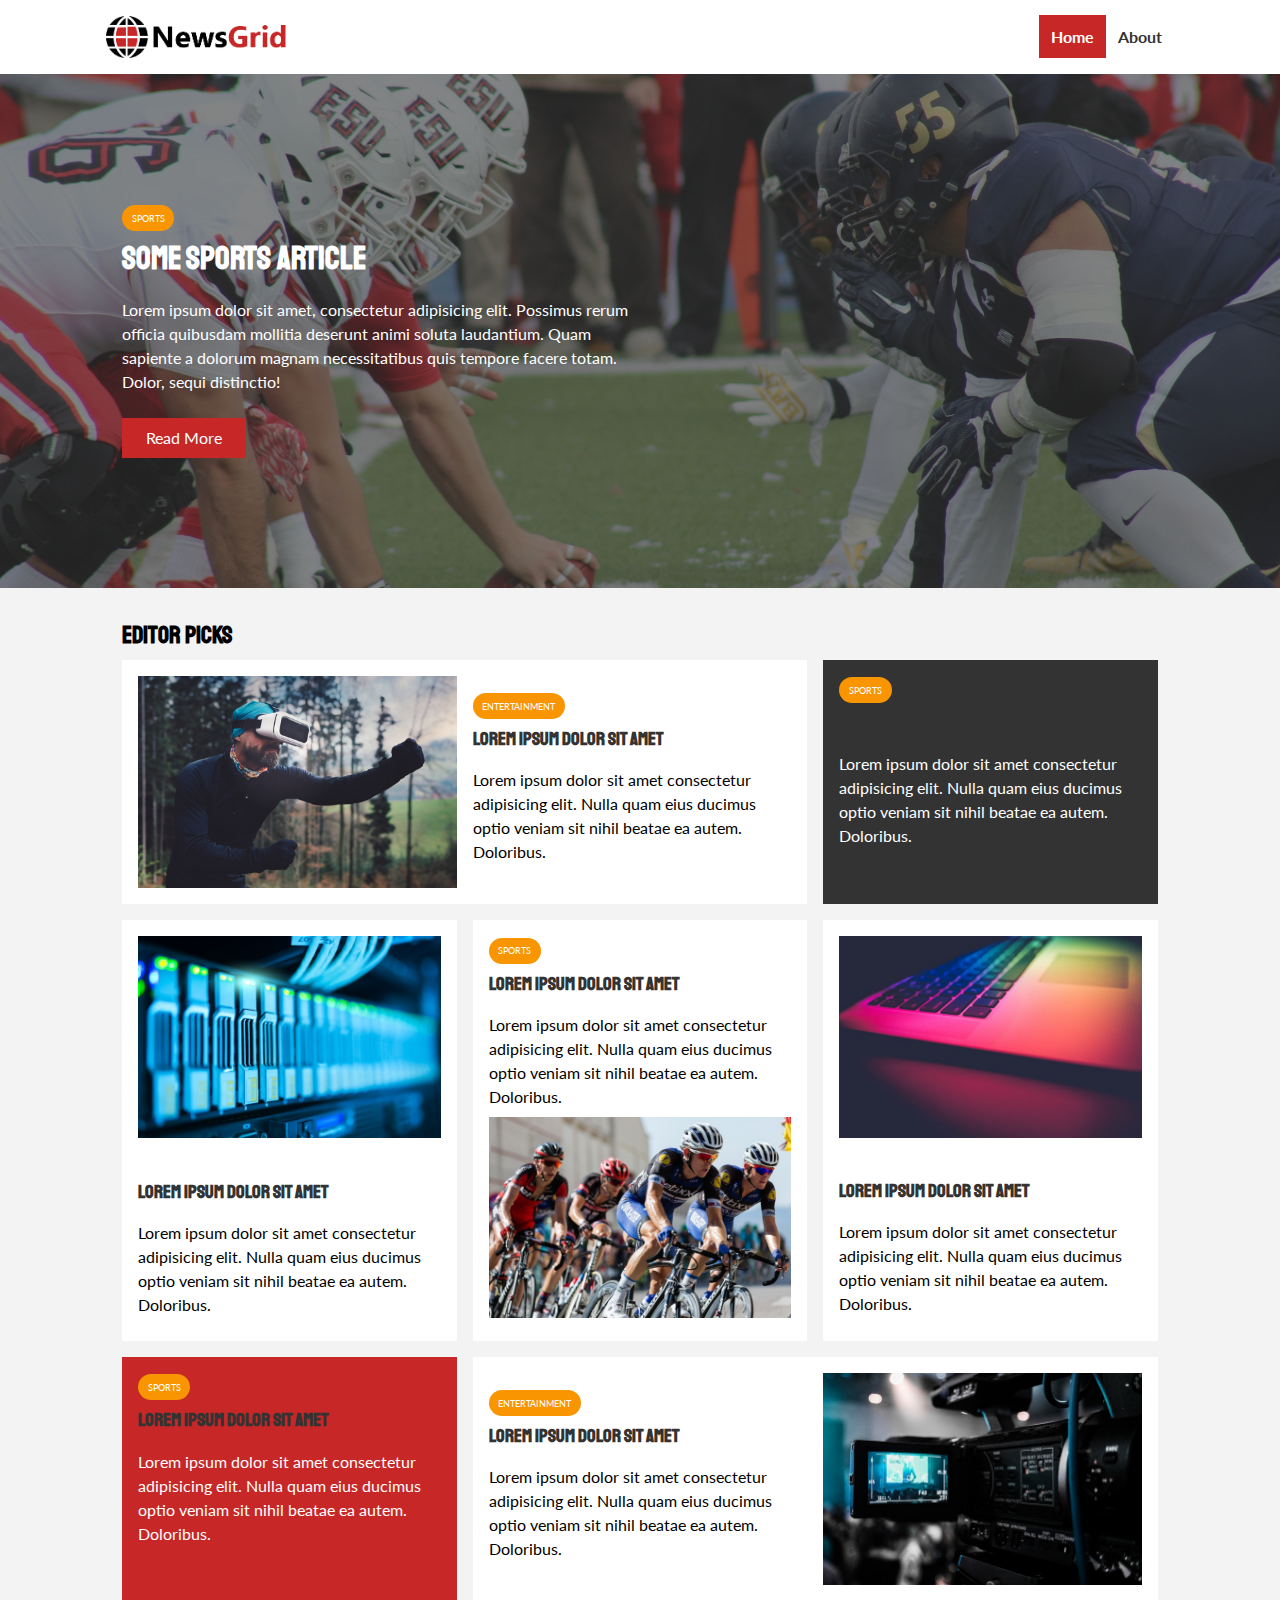
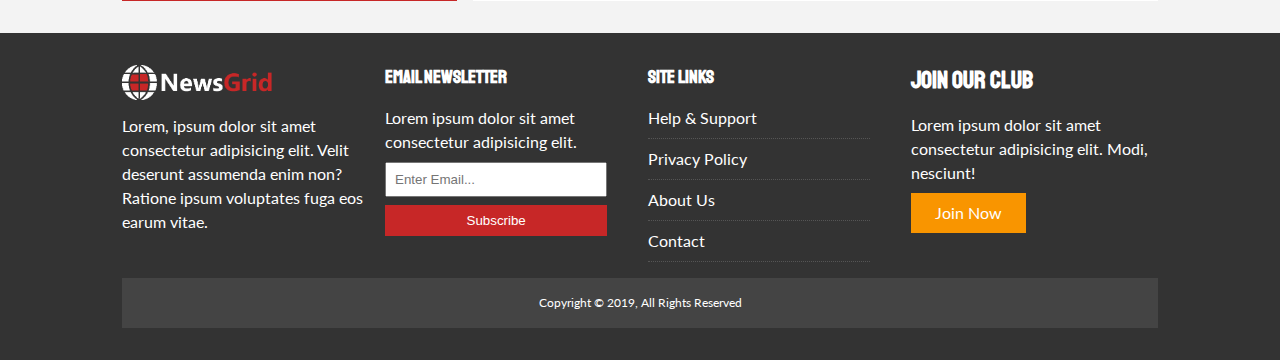
<file: index.html>
<!DOCTYPE html>
<html lang="en">
<head>
  <meta charset="UTF-8">
  <meta name="viewport" content="width=device-width, initial-scale=1.0">
  <meta http-equiv="X-UA-Compatible" content="ie=edge">
  <link rel="stylesheet" href="https://use.fontawesome.com/releases/v5.6.3/css/all.css" integrity="sha384-UHRtZLI+pbxtHCWp1t77Bi1L4ZtiqrqD80Kn4Z8NTSRyMA2Fd33n5dQ8lWUE00s/" crossorigin="anonymous">
  <link href="https://fonts.googleapis.com/css?family=Lato|Staatliches" rel="stylesheet">
  <link rel="stylesheet" href="css/style.css">
  <link rel="stylesheet" media="screen and (max-width: 768px)" href="css/mobile.css">
  <link rel="shortcut icon" type="image/x-icon" href="favicon.ico">
  <title>NewsGrid | Latest News</title>
</head>
<body>
  <nav id="main-nav">
    <div class="container">
      <img src="./image_resources/logo.png" alt="NewsGrid" class="logo">
      <div class="social">
        <a href="http://facebook.com" target="_blank"><i class="fab fa-facebook fa-2x"></i></a>
        <a href="http://twitter.com" target="_blank"><i class="fab fa-twitter fa-2x"></i></a>
        <a href="http://instagram.com" target="_blank"><i class="fab fa-instagram fa-2x"></i></a>
        <a href="http://youtube.com" target="_blank"><i class="fab fa-youtube fa-2x"></i></a>
      </div>
      <ul>
        <li><a class="current" href="index.html">Home</a></li>
        <li><a href="about.html">About</a></li>
      </ul>
    </div>
  </nav>

  <!-- Showcase -->
  <header id="showcase">
    <div class="container">
      <div class="showcase-container">
        <div class="showcase-content">
          <div class="category category-sports">Sports</div>
          <h1>Some Sports Article</h1>
          <p>Lorem ipsum dolor sit amet, consectetur adipisicing elit. Possimus rerum officia quibusdam mollitia deserunt animi soluta laudantium. Quam sapiente a dolorum magnam necessitatibus quis tempore facere totam. Dolor, sequi distinctio!</p>
          <a href="article.html" class="btn btn-primary">Read More</a>
        </div>
      </div>
    </div>
  </header>

  <!-- Home Articles -->
  <section id="home-articles" class="py-2">
    <div class="container">
        <h2>Editor Picks</h2>
        <div class="articles-container">
          <article class="card">
            <img src="./image_resources/articles/ent1.jpg" alt="">
            <div>
              <div class="category category-ent">Entertainment</div>
              <h3>
                <a href="article.html">Lorem ipsum dolor sit amet</a>
              </h3>
              <p>Lorem ipsum dolor sit amet consectetur adipisicing elit. Nulla quam eius ducimus optio veniam sit nihil beatae ea autem. Doloribus.</p>
            </div>
          </article>
          <article class="card bg-dark">
            <div class="category category-sports">Sports</div>
            <h3>
              <a href="article.html">Lorem ipsum dolor sit amet</a>
            </h3>
            <p>Lorem ipsum dolor sit amet consectetur adipisicing elit. Nulla quam eius ducimus optio veniam sit nihil beatae ea autem. Doloribus.</p>
          </article>
          <article class="card">
            <img src="./image_resources/articles/tech1.jpg" alt="">
            <div class="category category-tech">Technology</div>
            <h3>
              <a href="article.html">Lorem ipsum dolor sit amet</a>
            </h3>
            <p>Lorem ipsum dolor sit amet consectetur adipisicing elit. Nulla quam eius ducimus optio veniam sit nihil beatae ea autem. Doloribus.</p>
          </article>
          <article class="card">
            <div class="category category-sports">Sports</div>
            <h3>
              <a href="article.html">Lorem ipsum dolor sit amet</a>
            </h3>
            <p>Lorem ipsum dolor sit amet consectetur adipisicing elit. Nulla quam eius ducimus optio veniam sit nihil beatae ea autem. Doloribus.</p>
            <img src="./image_resources/articles/sports1.jpg" alt="">
          </article>
          <article class="card">
            <img src="./image_resources/articles/tech2.jpg" alt="">
            <div class="category category-tech">Technology</div>
            <h3>
              <a href="article.html">Lorem ipsum dolor sit amet</a>
            </h3>
            <p>Lorem ipsum dolor sit amet consectetur adipisicing elit. Nulla quam eius ducimus optio veniam sit nihil beatae ea autem. Doloribus.</p>
          </article>
          <article class="card bg-primary">
            <div class="category category-sports">Sports</div>
            <h3>
              <a href="article.html">Lorem ipsum dolor sit amet</a>
            </h3>
            <p>Lorem ipsum dolor sit amet consectetur adipisicing elit. Nulla quam eius ducimus optio veniam sit nihil beatae ea autem. Doloribus.</p>
          </article>
          <article class="card">
            <div>
              <div class="category category-ent">Entertainment</div>
              <h3>
                <a href="article.html">Lorem ipsum dolor sit amet</a>
              </h3>
              <p>Lorem ipsum dolor sit amet consectetur adipisicing elit. Nulla quam eius ducimus optio veniam sit nihil beatae ea autem. Doloribus.</p>
            </div>
            <img src="./image_resources/articles/ent2.jpg" alt="">
          </article>
        </div>
    </div>
  </section>

  <!-- Footer -->
  <footer id="main-footer" class="py-2">
    <div class="container footer-container">
      <div>
        <img src="./image_resources/logo_light.png" alt="NewsGrid">
        <p>Lorem, ipsum dolor sit amet consectetur adipisicing elit. Velit deserunt assumenda enim non? Ratione ipsum voluptates fuga eos earum vitae.</p>
      </div>
      <div>
        <h3>Email Newsletter</h3>
        <p>Lorem ipsum dolor sit amet consectetur adipisicing elit.</p>
        <form name="contact" method="POST" data-netlify="true">
          <input type="email" name="email" placeholder="Enter Email...">
          <input type="submit" value="Subscribe" class="btn btn-primary">
        </form>
      </div>
      <div>
        <h3>Site Links</h3>
        <ul class="list">
          <li><a href="#">Help & Support</a></li>
          <li><a href="#">Privacy Policy</a></li>
          <li><a href="#">About Us</a></li>
          <li><a href="#">Contact</a></li>
        </ul>
      </div>
      <div>
        <h2>Join Our Club</h2>
        <p>Lorem ipsum dolor sit amet consectetur adipisicing elit. Modi, nesciunt!</p>
        <a href="#" class="btn btn-secondary">Join Now</a>
      </div>
      <div>
        <p>
          Copyright &copy; 2019, All Rights Reserved
        </p>
      </div>
    </div>
  </footer>

</body>
</html>
</file>
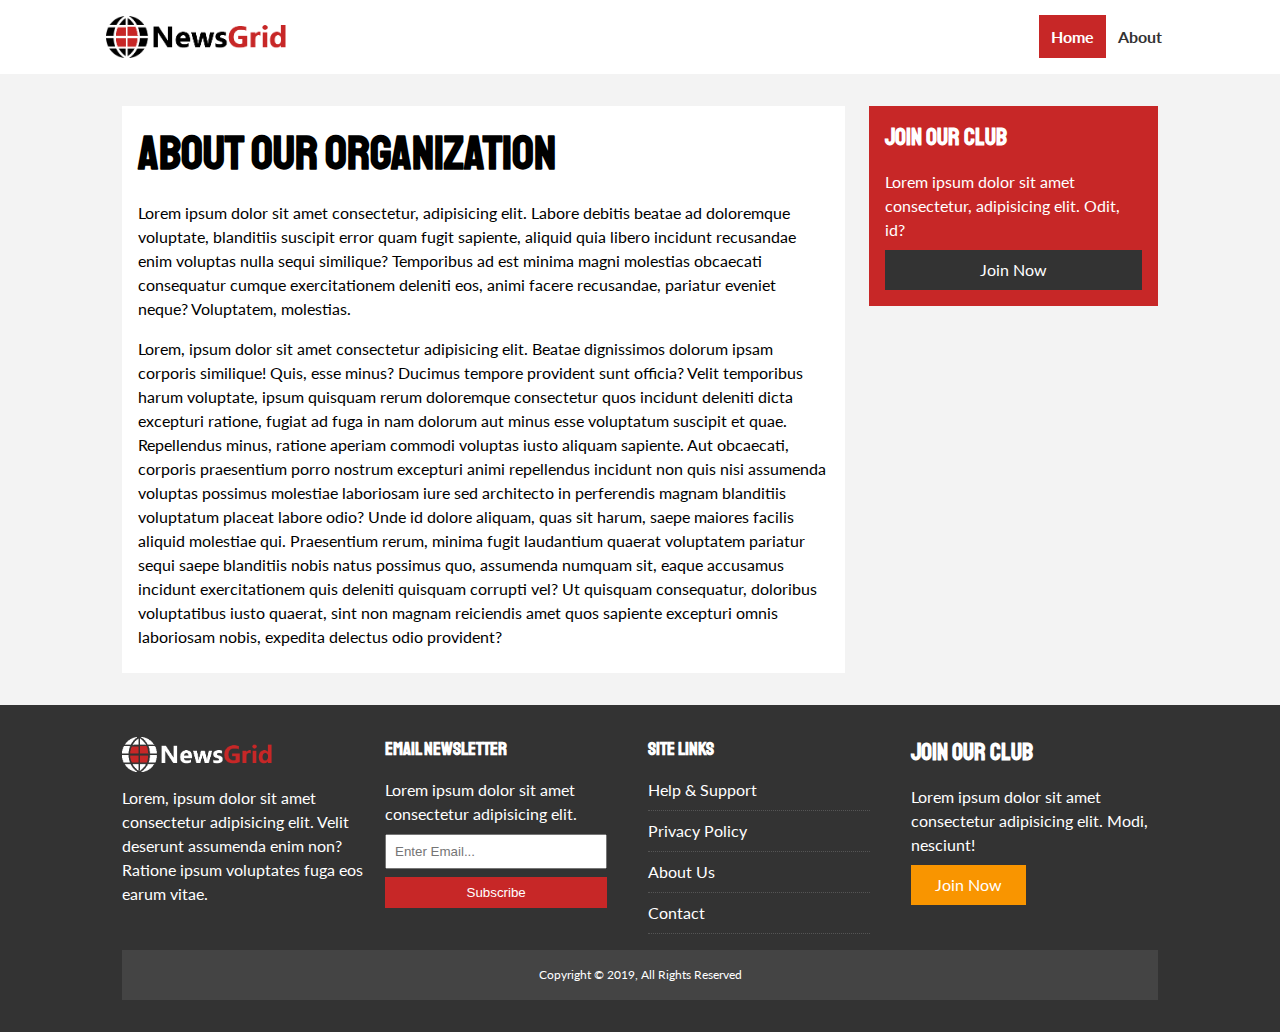
<file: about.html>
<!DOCTYPE html>
<html lang="en">
<head>
  <meta charset="UTF-8">
  <meta name="viewport" content="width=device-width, initial-scale=1.0">
  <meta http-equiv="X-UA-Compatible" content="ie=edge">
  <link rel="stylesheet" href="https://use.fontawesome.com/releases/v5.6.3/css/all.css" integrity="sha384-UHRtZLI+pbxtHCWp1t77Bi1L4ZtiqrqD80Kn4Z8NTSRyMA2Fd33n5dQ8lWUE00s/" crossorigin="anonymous">
  <link href="https://fonts.googleapis.com/css?family=Lato|Staatliches" rel="stylesheet">
  <link rel="stylesheet" href="css/style.css">
  <link rel="stylesheet" media="screen and (max-width: 768px)" href="css/mobile.css">
  <link rel="shortcut icon" type="image/x-icon" href="favicon.ico">
  <title>NewsGrid | Latest News</title>
</head>
<body>
  <nav id="main-nav">
    <div class="container">
      <img src="./image_resources/logo.png" alt="NewsGrid" class="logo">
      <div class="social">
        <a href="http://facebook.com" target="_blank"><i class="fab fa-facebook fa-2x"></i></a>
        <a href="http://twitter.com" target="_blank"><i class="fab fa-twitter fa-2x"></i></a>
        <a href="http://instagram.com" target="_blank"><i class="fab fa-instagram fa-2x"></i></a>
        <a href="http://youtube.com" target="_blank"><i class="fab fa-youtube fa-2x"></i></a>
      </div>
      <ul>
        <li><a class="current" href="index.html">Home</a></li>
        <li><a href="about.html">About</a></li>
      </ul>
    </div>
  </nav>
  
  <section id="about">
    <div class="container">
      <div class="page-container">
        <article class="card">
          <h1 class="l-heading">About Our Organization</h1>
          <p>Lorem ipsum dolor sit amet consectetur, adipisicing elit. Labore debitis beatae ad doloremque voluptate, blanditiis suscipit error quam fugit sapiente, aliquid quia libero incidunt recusandae enim voluptas nulla sequi similique? Temporibus ad est minima magni molestias obcaecati consequatur cumque exercitationem deleniti eos, animi facere recusandae, pariatur eveniet neque? Voluptatem, molestias.</p>
          <p>Lorem, ipsum dolor sit amet consectetur adipisicing elit. Beatae dignissimos dolorum ipsam corporis similique! Quis, esse minus? Ducimus tempore provident sunt officia? Velit temporibus harum voluptate, ipsum quisquam rerum doloremque consectetur quos incidunt deleniti dicta excepturi ratione, fugiat ad fuga in nam dolorum aut minus esse voluptatum suscipit et quae. Repellendus minus, ratione aperiam commodi voluptas iusto aliquam sapiente. Aut obcaecati, corporis praesentium porro nostrum excepturi animi repellendus incidunt non quis nisi assumenda voluptas possimus molestiae laboriosam iure sed architecto in perferendis magnam blanditiis voluptatum placeat labore odio? Unde id dolore aliquam, quas sit harum, saepe maiores facilis aliquid molestiae qui. Praesentium rerum, minima fugit laudantium quaerat voluptatem pariatur sequi saepe blanditiis nobis natus possimus quo, assumenda numquam sit, eaque accusamus incidunt exercitationem quis deleniti quisquam corrupti vel? Ut quisquam consequatur, doloribus voluptatibus iusto quaerat, sint non magnam reiciendis amet quos sapiente excepturi omnis laboriosam nobis, expedita delectus odio provident?</p>
        </article>
        <aside class="card bg-primary">
          <h2>Join Our Club</h2>
          <p>Lorem ipsum dolor sit amet consectetur, adipisicing elit. Odit, id?</p>
          <a href="#" class="btn btn-dark btn-block">Join Now</a>
        </aside>
      </div>
    </div>
  </section>


  <!-- Footer -->
  <footer id="main-footer" class="py-2">
    <div class="container footer-container">
      <div>
        <img src="./image_resources/logo_light.png" alt="NewsGrid">
        <p>Lorem, ipsum dolor sit amet consectetur adipisicing elit. Velit deserunt assumenda enim non? Ratione ipsum voluptates fuga eos earum vitae.</p>
      </div>
      <div>
        <h3>Email Newsletter</h3>
        <p>Lorem ipsum dolor sit amet consectetur adipisicing elit.</p>
        <form name="contact" method="POST" data-netlify="true">
          <input type="email" name="email" placeholder="Enter Email...">
          <input type="submit" value="Subscribe" class="btn btn-primary">
        </form>
      </div>
      <div>
        <h3>Site Links</h3>
        <ul class="list">
          <li><a href="#">Help & Support</a></li>
          <li><a href="#">Privacy Policy</a></li>
          <li><a href="#">About Us</a></li>
          <li><a href="#">Contact</a></li>
        </ul>
      </div>
      <div>
        <h2>Join Our Club</h2>
        <p>Lorem ipsum dolor sit amet consectetur adipisicing elit. Modi, nesciunt!</p>
        <a href="#" class="btn btn-secondary">Join Now</a>
      </div>
      <div>
        <p>
          Copyright &copy; 2019, All Rights Reserved
        </p>
      </div>
    </div>
  </footer>

</body>
</html>
</file>
<file: css/style.css>
:root{
    --primary-color:#c72727;
    --secondary-color : #f99500;
    --light-color: #f3f3f3;
    --dark-color:#333;
    --max-width :1100px;
}
.category{
    --sports-color:#f99500;
    --ent-color:#a66bbe;
    --tech-color:#009cff;
}
*{
    margin:0;
    padding:0;
    box-sizing: border-box;
}
body{
    font-family: 'Lato', sans-serif;
    line-height: 1.5;
    background: var(--light-color);
}
a{
    color:#333;
    text-decoration: none;
}
ul{
    list-style: none;
}
p{
    padding:.5rem 0;
}
img{
    width:100%;
}
h1,h2,h3,h4,h5,h6{
    font-family: 'Staatliches',cursive;
    margin-bottom: .55rem;
    line-height: 1.3;
}
/* Utility Class */

.container{
    max-width: var(--max-width);
    margin:auto;
    padding: 0 2rem;
    overflow:hidden;
}
.category{
    display: inline-block;
    color:white;
    font-size: .55rem;
    text-transform: uppercase;
    padding :0.4rem 0.6rem;
    border-radius: 15px;
    margin-bottom: 0.5rem;
}
.category-sports{
    background: var(--sports-color);
}
.category-ent{
    background: var(--sports-color);
}
.category-sports{
    background: var(--sports-color);
}
.btn{
    display: inline-block;
    border:none;
    background: var(--dark-color);
    color:#fff;
    padding:0.5rem 1.5rem;
}
.btn-light{
    background: var(--light-color);
}
.btn-primary{
    background: var(--primary-color);
}
.btn-secondary{
    background: var(--secondary-color);
}
.btn:hover{
    opacity: 0.7;
}
.card{
   background: #fff;
   padding: 1rem; 
}
.btn-block{
    display: block;
    width:100%;
    text-align:center;
}
.bg-dark{
    background: var(--dark-color);
    color:#fff;
}
.bg-primary{
    background: var(--primary-color);
    color:#fff;
}
.bg-secondary{
    background: var(--secondary-color);
    color:#fff;
}
.l-heading{
    font-size:3rem;
}
.page-container{
    display:grid;
    grid-template-columns: 5fr 2fr;
    margin : 2rem 0;
    grid-gap:1.5rem;
}
.page-container > *:first-child{
    grid-row : 1 / span 3 ;
}
.py-1{padding :1.5rem 0;}
.py-2{padding :2rem 0;}
.py-3{padding :3rem 0;}
.p-1{padding :1.5rem ;}
.p-2{padding :2rem ;}
.p-3{padding :3rem ;}
.list li{
    padding:.5rem 0;
    border-bottom: #555 dotted 1px;
    width:90%;
}
.list li a:hover{
    color : var(--primary-color);
}
#main-nav{
    background: #fff;
    position:sticky;
    z-index:2;
}
#main-nav .container{
    display: grid;
    grid-template-columns: 6fr 3fr 2fr;
    padding:1rem;
    align-items: center;
}
#main-nav .logo{
    width:180px;
}
#main-nav ul{
    justify-self: end;
    display:flex;
}
#main-nav ul li a{
    padding:0.75rem;
    font-weight:bold;
}
#main-nav ul li a.current{
    background: var(--primary-color);
    color:white;
}
#main-nav ul li a:hover{
    background: var(--light-color);
    color: var(--dark-color);
}
#main-nav .social{
    justify-self: center;
}
#main-nav .social i{
    color:#777;
    margin-right: .5rem;
}
#showcase{
    color:#fff;
    background: #333;
    padding:2rem;
    position: relative;
}
#showcase:before{
    content:'';
    background: url('../image_resources/featured.jpg') no-repeat center center/cover;
    position:absolute;
    top:0;
    left:0;
    opacity: 0.4;
    width: 100%;
    height :100%
}
#showcase .showcase-container{
    display:grid;
    grid-template-columns: repeat(2,1fr);
    justify-content: center;
    align-items: center;
    height: 50vh;
}
#showcase .showcase-content{
    z-index: 1;
}
#showcase .showcase-content p{
    margin-bottom: 1rem;
}
#home-articles .articles-container{
    display:grid;
    grid-template-columns: repeat(3, 1fr);
    grid-gap:1rem;
}
#home-articles .articles-container > *:first-child,#home-articles .articles-container > *:last-child{
    display:grid;
    grid-template-columns: repeat(2,1fr);
    grid-gap: 1rem;
    align-items: center;
    grid-column: 1 / span 2;
}
#home-articles .articles-container > *:last-child{
    grid-column: 2 / span 2;
}
#main-footer{
    background: var(--dark-color);
    color:#fff;
}
#main-footer img{
    width:150px;   
}
#main-footer a{
    color:#fff;
}
#main-footer .footer-container{
    display:grid;
    grid-template-columns: repeat(4,1fr);
    grid-gap: 1rem;
}
#main-footer .footer-container>*:last-child{
    background: #444;
    grid-column: 1/ span 4;
    padding: .5rem;
    text-align:center;
    font-size: 0.75rem;
}
#main-footer .footer-container input[type='email']{
    width:90%;
    padding: 0.5rem;
    margin-bottom: 0.5rem ;
}
#main-footer .footer-container input[type='submit']{
    width:90%;
}
#article .meta{
    display:flex;
    justify-content: space-between;
    align-items: center;
    background: #eee;
    padding: 0.5rem;
}
#article .meta .category{
    margin-top: 0.4rem;
}
</file>
<file: css/mobile.css>
/* Navigation */
#main-nav .social {
  display: none;
}

#main-nav .container {
  grid-template-columns: 1fr;
  grid-gap: 1.2rem;
}

#main-nav ul,
#main-nav .logo {
  justify-self: center;
}

#main-nav ul li a {
  padding: 0.50rem;
}

#home-articles .articles-container {
  grid-template-columns: repeat(2, 1fr);
}

#home-articles .articles-container > *:first-child,
#home-articles .articles-container > *:last-child {
  grid-template-columns: 1fr;
  grid-column: 1;
}

@media(max-width: 600px) {
  /* Stack Grid Items */
  #showcase .showcase-container,
  #home-articles .articles-container,
  #main-footer .footer-container {
    grid-template-columns: 1fr;
  }

  #main-footer .footer-container > *:last-child {
    grid-column: 1;
  }

  #main-footer .footer-container > *:first-child,
  #main-footer .footer-container > *:nth-child(2){
    border-bottom: #444 dotted 1px;
    padding-bottom: 1rem;
  }

  .page-container {
    grid-template-columns: 1fr;
    text-align: center;
  }

  .page-container > *:first-child {
    grid-row: 1;
  }

  .l-heading {
    font-size: 2rem;
  }
}
</file>
